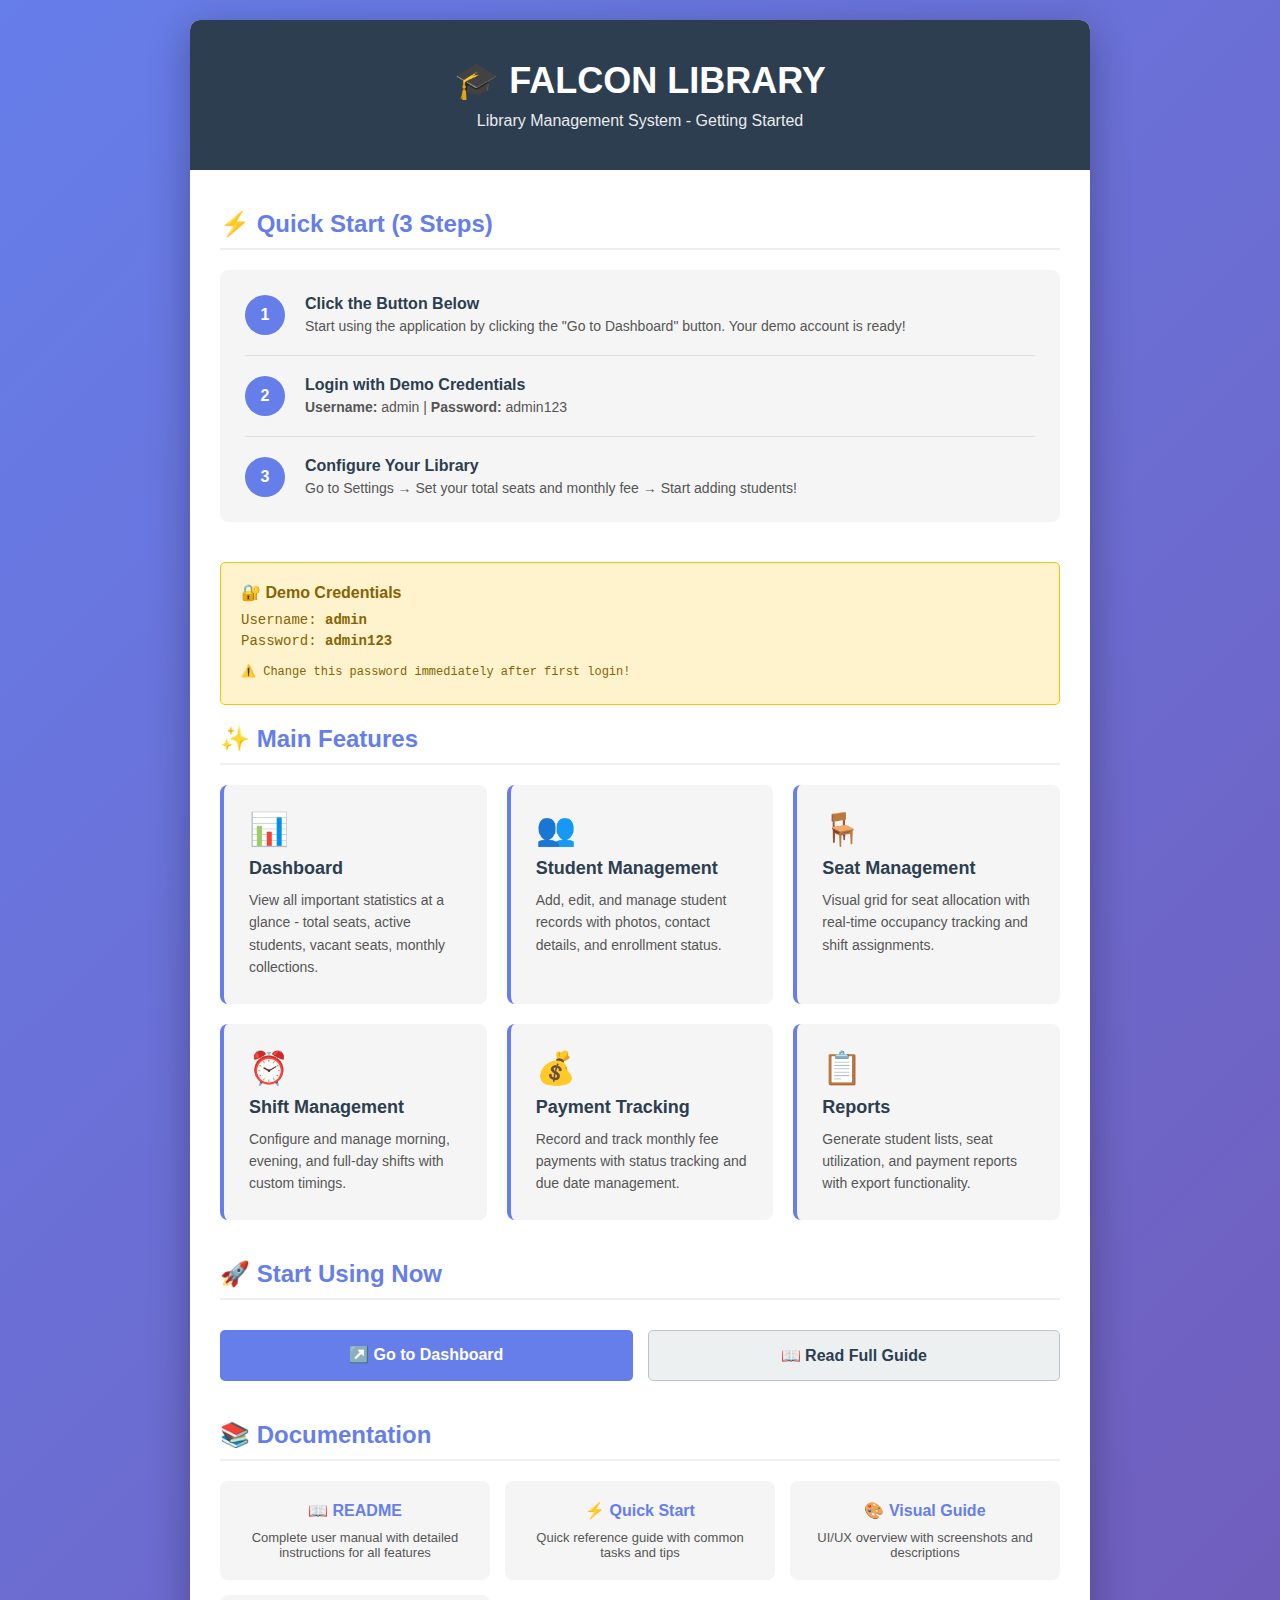
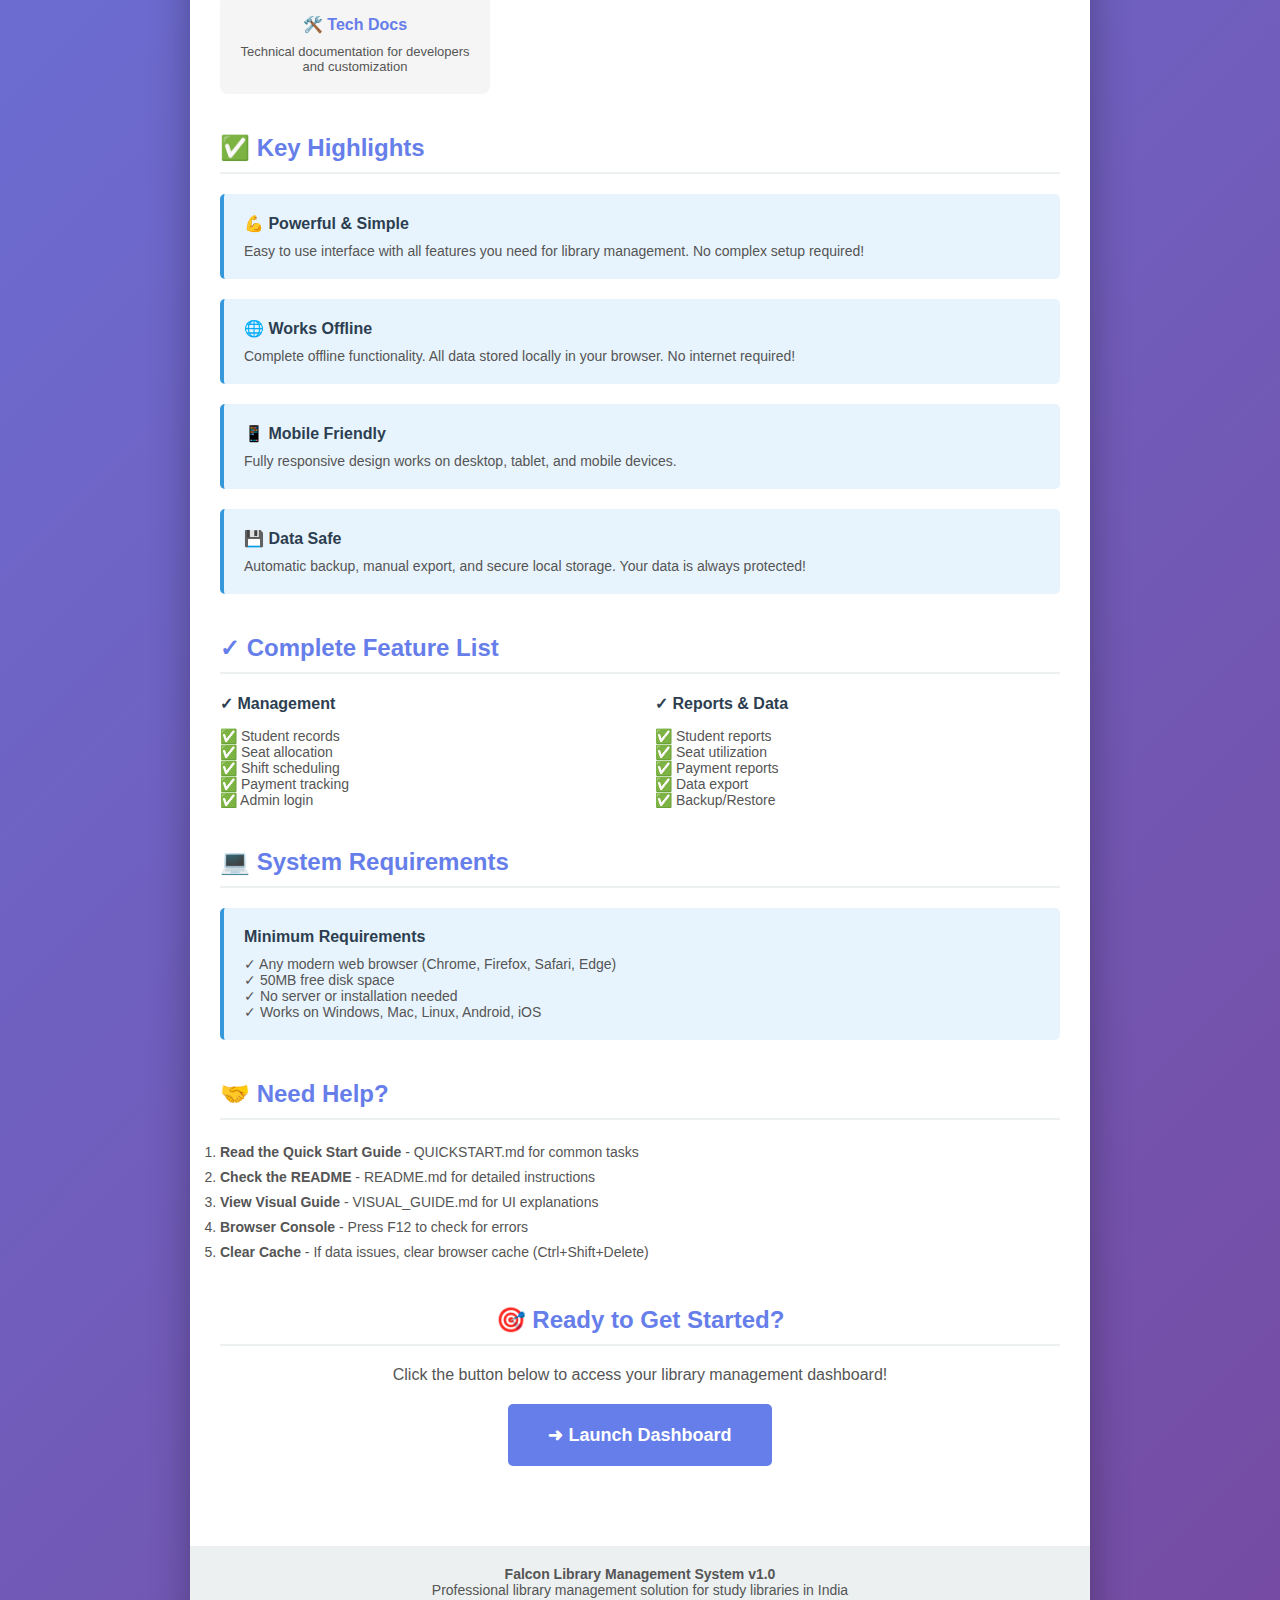
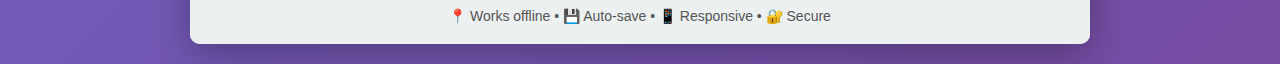
<file: START.html>
<!DOCTYPE html>
<html lang="en">
<head>
    <meta charset="UTF-8">
    <meta name="viewport" content="width=device-width, initial-scale=1.0">
    <title>Falcon Library - Getting Started</title>
    <style>
        * {
            margin: 0;
            padding: 0;
            box-sizing: border-box;
        }
        
        body {
            font-family: 'Segoe UI', Tahoma, Geneva, Verdana, sans-serif;
            background: linear-gradient(135deg, #667eea 0%, #764ba2 100%);
            min-height: 100vh;
            padding: 20px;
        }
        
        .container {
            max-width: 900px;
            margin: 0 auto;
            background: white;
            border-radius: 10px;
            box-shadow: 0 10px 40px rgba(0, 0, 0, 0.3);
            overflow: hidden;
        }
        
        .header {
            background: #2c3e50;
            color: white;
            padding: 40px 30px;
            text-align: center;
        }
        
        .header h1 {
            font-size: 36px;
            margin-bottom: 10px;
        }
        
        .header p {
            font-size: 16px;
            opacity: 0.9;
        }
        
        .content {
            padding: 40px 30px;
        }
        
        .section {
            margin-bottom: 40px;
        }
        
        .section h2 {
            color: #667eea;
            font-size: 24px;
            margin-bottom: 20px;
            padding-bottom: 10px;
            border-bottom: 2px solid #ecf0f1;
        }
        
        .grid {
            display: grid;
            grid-template-columns: repeat(auto-fit, minmax(250px, 1fr));
            gap: 20px;
            margin: 20px 0;
        }
        
        .card {
            background: #f5f5f5;
            padding: 25px;
            border-radius: 8px;
            border-left: 4px solid #667eea;
            transition: all 0.3s;
        }
        
        .card:hover {
            background: #e8f0f7;
            transform: translateY(-5px);
        }
        
        .card h3 {
            color: #2c3e50;
            margin-bottom: 10px;
            font-size: 18px;
        }
        
        .card p {
            color: #555;
            font-size: 14px;
            line-height: 1.6;
        }
        
        .card-icon {
            font-size: 32px;
            margin-bottom: 10px;
        }
        
        .steps {
            background: #f5f5f5;
            padding: 25px;
            border-radius: 8px;
            margin: 20px 0;
        }
        
        .step {
            display: flex;
            margin-bottom: 20px;
            padding-bottom: 20px;
            border-bottom: 1px solid #ddd;
        }
        
        .step:last-child {
            border-bottom: none;
            margin-bottom: 0;
            padding-bottom: 0;
        }
        
        .step-number {
            background: #667eea;
            color: white;
            width: 40px;
            height: 40px;
            border-radius: 50%;
            display: flex;
            align-items: center;
            justify-content: center;
            font-weight: bold;
            margin-right: 20px;
            flex-shrink: 0;
        }
        
        .step-content h4 {
            color: #2c3e50;
            margin-bottom: 5px;
        }
        
        .step-content p {
            color: #555;
            font-size: 14px;
        }
        
        .code {
            background: #2c3e50;
            color: #27ae60;
            padding: 15px;
            border-radius: 5px;
            font-family: 'Courier New', monospace;
            overflow-x: auto;
            margin: 10px 0;
        }
        
        .buttons {
            display: grid;
            grid-template-columns: repeat(auto-fit, minmax(200px, 1fr));
            gap: 15px;
            margin: 30px 0;
        }
        
        .btn {
            padding: 15px 30px;
            border: none;
            border-radius: 5px;
            font-size: 16px;
            font-weight: 600;
            cursor: pointer;
            text-decoration: none;
            transition: all 0.3s;
            text-align: center;
            display: inline-block;
        }
        
        .btn-primary {
            background: #667eea;
            color: white;
        }
        
        .btn-primary:hover {
            background: #5a67d8;
            transform: translateY(-2px);
            box-shadow: 0 5px 15px rgba(102, 126, 234, 0.4);
        }
        
        .btn-secondary {
            background: #ecf0f1;
            color: #2c3e50;
            border: 1px solid #bdc3c7;
        }
        
        .btn-secondary:hover {
            background: #d5dbdb;
        }
        
        .info-box {
            background: #e8f4fd;
            border-left: 4px solid #3498db;
            padding: 20px;
            border-radius: 5px;
            margin: 20px 0;
        }
        
        .info-box h4 {
            color: #2c3e50;
            margin-bottom: 10px;
        }
        
        .info-box p {
            color: #555;
            font-size: 14px;
        }
        
        .docs-list {
            display: grid;
            grid-template-columns: repeat(auto-fit, minmax(200px, 1fr));
            gap: 15px;
            margin: 20px 0;
        }
        
        .doc-item {
            background: #f5f5f5;
            padding: 20px;
            border-radius: 8px;
            text-align: center;
        }
        
        .doc-item a {
            color: #667eea;
            text-decoration: none;
            font-weight: 600;
            display: block;
            margin-bottom: 10px;
        }
        
        .doc-item a:hover {
            color: #5a67d8;
            text-decoration: underline;
        }
        
        .doc-item p {
            color: #555;
            font-size: 13px;
        }
        
        .footer {
            background: #ecf0f1;
            padding: 20px 30px;
            text-align: center;
            color: #555;
            font-size: 14px;
        }
        
        .credentials {
            background: #fff3cd;
            border: 1px solid #ffc107;
            padding: 20px;
            border-radius: 5px;
            margin: 20px 0;
        }
        
        .credentials h4 {
            color: #856404;
            margin-bottom: 10px;
        }
        
        .credentials p {
            color: #856404;
            font-size: 14px;
            margin: 5px 0;
            font-family: 'Courier New', monospace;
        }
        
        @media (max-width: 768px) {
            .content {
                padding: 25px 20px;
            }
            
            .header {
                padding: 30px 20px;
            }
            
            .header h1 {
                font-size: 28px;
            }
            
            .section h2 {
                font-size: 20px;
            }
        }
    </style>
</head>
<body>
    <div class="container">
        <div class="header">
            <h1>🎓 FALCON LIBRARY</h1>
            <p>Library Management System - Getting Started</p>
        </div>
        
        <div class="content">
            <!-- Quick Start Section -->
            <div class="section">
                <h2>⚡ Quick Start (3 Steps)</h2>
                
                <div class="steps">
                    <div class="step">
                        <div class="step-number">1</div>
                        <div class="step-content">
                            <h4>Click the Button Below</h4>
                            <p>Start using the application by clicking the "Go to Dashboard" button. Your demo account is ready!</p>
                        </div>
                    </div>
                    
                    <div class="step">
                        <div class="step-number">2</div>
                        <div class="step-content">
                            <h4>Login with Demo Credentials</h4>
                            <p><strong>Username:</strong> admin | <strong>Password:</strong> admin123</p>
                        </div>
                    </div>
                    
                    <div class="step">
                        <div class="step-number">3</div>
                        <div class="step-content">
                            <h4>Configure Your Library</h4>
                            <p>Go to Settings → Set your total seats and monthly fee → Start adding students!</p>
                        </div>
                    </div>
                </div>
            </div>
            
            <!-- Demo Credentials -->
            <div class="credentials">
                <h4>🔐 Demo Credentials</h4>
                <p>Username: <strong>admin</strong></p>
                <p>Password: <strong>admin123</strong></p>
                <p style="margin-top: 15px; font-size: 12px; color: #856404;">⚠️ Change this password immediately after first login!</p>
            </div>
            
            <!-- Main Features -->
            <div class="section">
                <h2>✨ Main Features</h2>
                
                <div class="grid">
                    <div class="card">
                        <div class="card-icon">📊</div>
                        <h3>Dashboard</h3>
                        <p>View all important statistics at a glance - total seats, active students, vacant seats, monthly collections.</p>
                    </div>
                    
                    <div class="card">
                        <div class="card-icon">👥</div>
                        <h3>Student Management</h3>
                        <p>Add, edit, and manage student records with photos, contact details, and enrollment status.</p>
                    </div>
                    
                    <div class="card">
                        <div class="card-icon">🪑</div>
                        <h3>Seat Management</h3>
                        <p>Visual grid for seat allocation with real-time occupancy tracking and shift assignments.</p>
                    </div>
                    
                    <div class="card">
                        <div class="card-icon">⏰</div>
                        <h3>Shift Management</h3>
                        <p>Configure and manage morning, evening, and full-day shifts with custom timings.</p>
                    </div>
                    
                    <div class="card">
                        <div class="card-icon">💰</div>
                        <h3>Payment Tracking</h3>
                        <p>Record and track monthly fee payments with status tracking and due date management.</p>
                    </div>
                    
                    <div class="card">
                        <div class="card-icon">📋</div>
                        <h3>Reports</h3>
                        <p>Generate student lists, seat utilization, and payment reports with export functionality.</p>
                    </div>
                </div>
            </div>
            
            <!-- Action Buttons -->
            <div class="section">
                <h2>🚀 Start Using Now</h2>
                <div class="buttons">
                    <a href="dashboard.html" class="btn btn-primary">↗️ Go to Dashboard</a>
                    <a href="README.md" class="btn btn-secondary">📖 Read Full Guide</a>
                </div>
            </div>
            
            <!-- Documentation Section -->
            <div class="section">
                <h2>📚 Documentation</h2>
                
                <div class="docs-list">
                    <div class="doc-item">
                        <a href="README.md" target="_blank">📖 README</a>
                        <p>Complete user manual with detailed instructions for all features</p>
                    </div>
                    
                    <div class="doc-item">
                        <a href="QUICKSTART.md" target="_blank">⚡ Quick Start</a>
                        <p>Quick reference guide with common tasks and tips</p>
                    </div>
                    
                    <div class="doc-item">
                        <a href="VISUAL_GUIDE.md" target="_blank">🎨 Visual Guide</a>
                        <p>UI/UX overview with screenshots and descriptions</p>
                    </div>
                    
                    <div class="doc-item">
                        <a href="FILE_DOCUMENTATION.md" target="_blank">🛠️ Tech Docs</a>
                        <p>Technical documentation for developers and customization</p>
                    </div>
                </div>
            </div>
            
            <!-- Key Points -->
            <div class="section">
                <h2>✅ Key Highlights</h2>
                
                <div class="info-box">
                    <h4>💪 Powerful & Simple</h4>
                    <p>Easy to use interface with all features you need for library management. No complex setup required!</p>
                </div>
                
                <div class="info-box">
                    <h4>🌐 Works Offline</h4>
                    <p>Complete offline functionality. All data stored locally in your browser. No internet required!</p>
                </div>
                
                <div class="info-box">
                    <h4>📱 Mobile Friendly</h4>
                    <p>Fully responsive design works on desktop, tablet, and mobile devices.</p>
                </div>
                
                <div class="info-box">
                    <h4>💾 Data Safe</h4>
                    <p>Automatic backup, manual export, and secure local storage. Your data is always protected!</p>
                </div>
            </div>
            
            <!-- Feature Checklist -->
            <div class="section">
                <h2>✓ Complete Feature List</h2>
                
                <div style="columns: 2; gap: 30px;">
                    <div>
                        <h4 style="color: #2c3e50; margin-top: 0; margin-bottom: 15px;">✓ Management</h4>
                        <ul style="list-style: none; color: #555; font-size: 14px;">
                            <li>✅ Student records</li>
                            <li>✅ Seat allocation</li>
                            <li>✅ Shift scheduling</li>
                            <li>✅ Payment tracking</li>
                            <li>✅ Admin login</li>
                        </ul>
                    </div>
                    <div>
                        <h4 style="color: #2c3e50; margin-top: 0; margin-bottom: 15px;">✓ Reports & Data</h4>
                        <ul style="list-style: none; color: #555; font-size: 14px;">
                            <li>✅ Student reports</li>
                            <li>✅ Seat utilization</li>
                            <li>✅ Payment reports</li>
                            <li>✅ Data export</li>
                            <li>✅ Backup/Restore</li>
                        </ul>
                    </div>
                </div>
            </div>
            
            <!-- System Requirements -->
            <div class="section">
                <h2>💻 System Requirements</h2>
                
                <div class="info-box">
                    <h4>Minimum Requirements</h4>
                    <p>✓ Any modern web browser (Chrome, Firefox, Safari, Edge)<br>
                       ✓ 50MB free disk space<br>
                       ✓ No server or installation needed<br>
                       ✓ Works on Windows, Mac, Linux, Android, iOS</p>
                </div>
            </div>
            
            <!-- Support Section -->
            <div class="section">
                <h2>🤝 Need Help?</h2>
                
                <ol style="color: #555; font-size: 14px; line-height: 1.8;">
                    <li><strong>Read the Quick Start Guide</strong> - QUICKSTART.md for common tasks</li>
                    <li><strong>Check the README</strong> - README.md for detailed instructions</li>
                    <li><strong>View Visual Guide</strong> - VISUAL_GUIDE.md for UI explanations</li>
                    <li><strong>Browser Console</strong> - Press F12 to check for errors</li>
                    <li><strong>Clear Cache</strong> - If data issues, clear browser cache (Ctrl+Shift+Delete)</li>
                </ol>
            </div>
            
            <!-- Call to Action -->
            <div class="section" style="text-align: center;">
                <h2>🎯 Ready to Get Started?</h2>
                <p style="color: #555; margin-bottom: 20px;">Click the button below to access your library management dashboard!</p>
                <a href="dashboard.html" class="btn btn-primary" style="font-size: 18px; padding: 20px 40px;">
                    ➜ Launch Dashboard
                </a>
            </div>
        </div>
        
        <div class="footer">
            <p><strong>Falcon Library Management System v1.0</strong></p>
            <p>Professional library management solution for study libraries in India</p>
            <p style="margin-top: 10px;">📍 Works offline • 💾 Auto-save • 📱 Responsive • 🔐 Secure</p>
        </div>
    </div>
</body>
</html>
</file>
